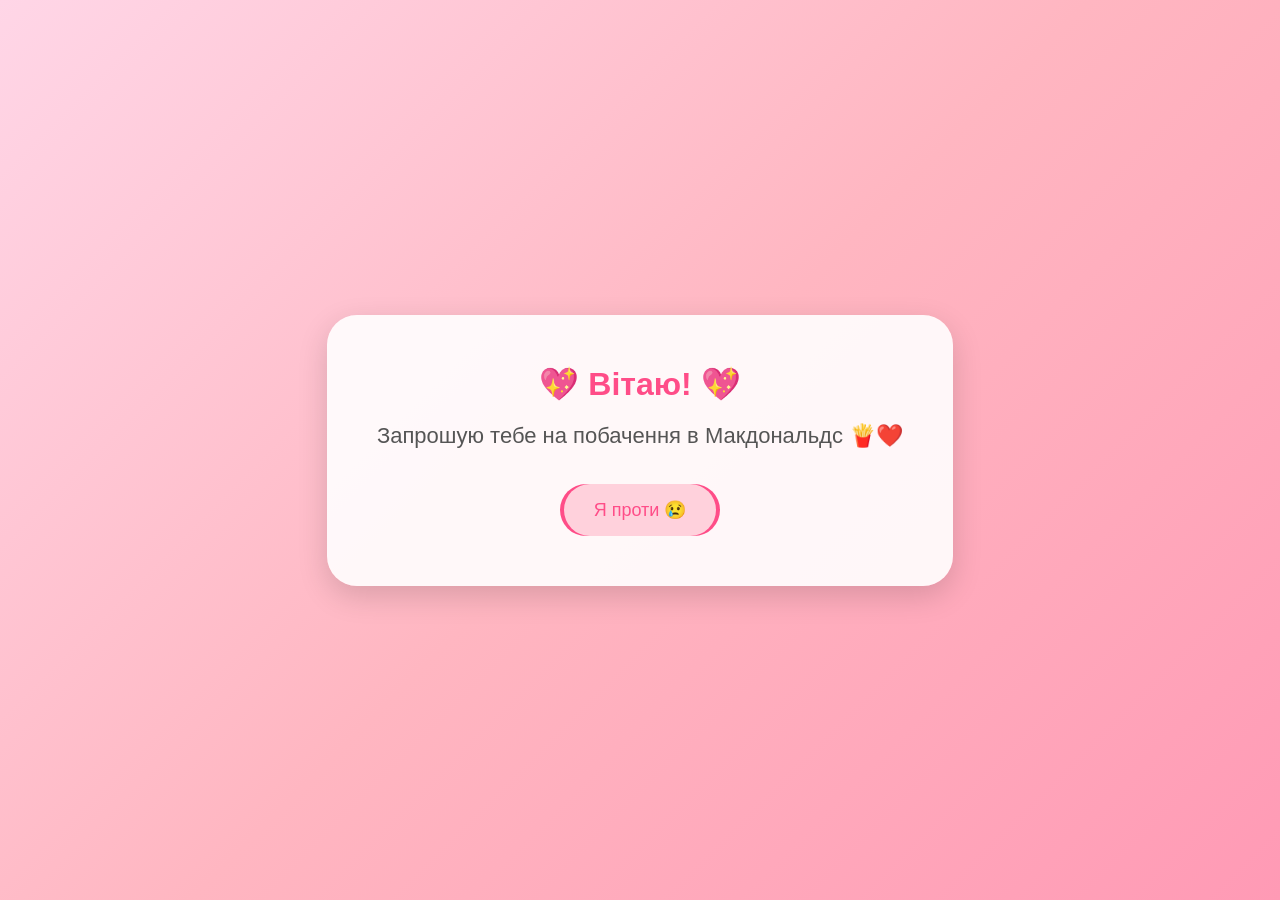
<file: index.html>
<!DOCTYPE html>
<html lang="uk">
<head>
    <meta charset="UTF-8">
    <meta name="viewport" content="width=device-width, initial-scale=1.0">
    <title>Запрошення ❤️</title>
    <link rel="stylesheet" href="style.css">
</head>
<body>

    <div class="container">
        <h1>💖 Вітаю! 💖</h1>

        <p>
            Запрошую тебе на побачення в Макдональдс 🍟❤️
        </p>

        <div class="buttons">
<a href="success.html" class="yes-btn">
    Я згодна 🥰
</a>

            <button class="no-btn" id="noBtn">
                Я проти 😢
            </button>
        </div>
    </div>

    <script src="script.js"></script>
</body>
</html>
</file>
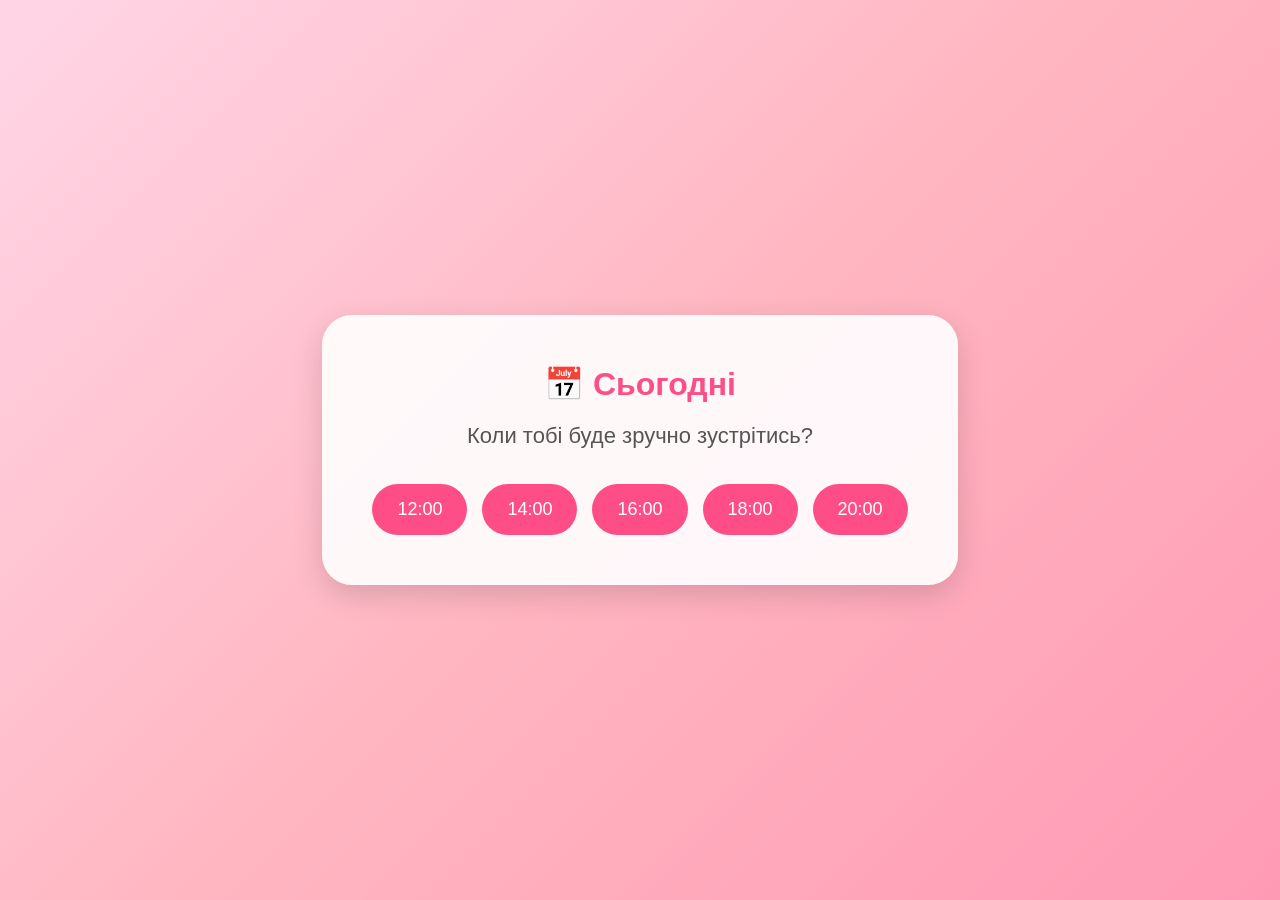
<file: date.html>
<!DOCTYPE html>
<html lang="uk">
<head>
    <meta charset="UTF-8">
    <meta name="viewport" content="width=device-width, initial-scale=1.0">
    <title>Обираємо час</title>
    <link rel="stylesheet" href="style.css">
</head>
<body>

<div class="container">

    <h1>📅 Сьогодні</h1>

    <p>
        Коли тобі буде зручно зустрітись?
    </p>

    <div class="time-buttons">

        <button class="time-btn">12:00</button>

        <button class="time-btn">14:00</button>

        <button class="time-btn">16:00</button>

        <button class="time-btn">18:00</button>

        <button class="time-btn">20:00</button>

    </div>

</div>

<script>

const buttons = document.querySelectorAll('.time-btn');

buttons.forEach(button => {

    button.addEventListener('click', () => {

localStorage.setItem("meetingTime", button.innerText);
window.location.href = "menu.html";

    });

});

</script>

</body>
</html>
</file>
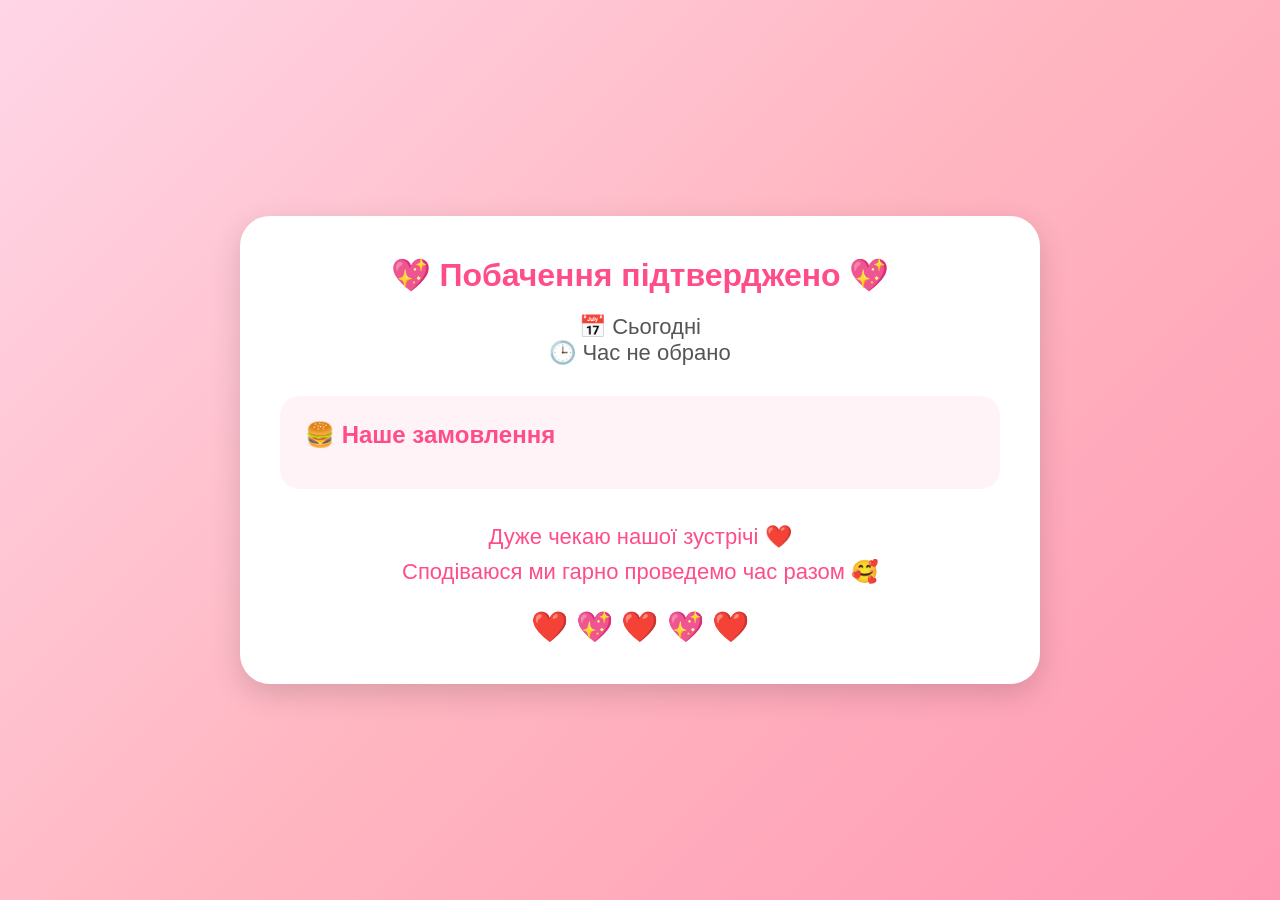
<file: finish.html>
<!DOCTYPE html>
<html lang="uk">
<head>
<meta charset="UTF-8">
<meta name="viewport" content="width=device-width, initial-scale=1.0">
<title>Побачення підтверджено ❤️</title>

<style>

*{
    margin:0;
    padding:0;
    box-sizing:border-box;
    font-family:Arial,sans-serif;
}

body{
    min-height:100vh;
    display:flex;
    justify-content:center;
    align-items:center;
    background:linear-gradient(135deg,#ffd6e7,#ffb6c1,#ff9ab5);
    padding:20px;
}

.container{
    max-width:800px;
    width:100%;
    background:white;
    border-radius:30px;
    padding:40px;
    box-shadow:0 10px 30px rgba(0,0,0,.15);
}

h1{
    text-align:center;
    color:#ff4d88;
    margin-bottom:20px;
}

.info{
    text-align:center;
    font-size:22px;
    margin-bottom:30px;
    color:#555;
}

.order{
    background:#fff3f7;
    border-radius:20px;
    padding:25px;
    margin-bottom:30px;
}

.order h2{
    color:#ff4d88;
    margin-bottom:15px;
}

.order ul{
    padding-left:25px;
}

.order li{
    margin-bottom:10px;
    font-size:18px;
}

.message{
    text-align:center;
    font-size:22px;
    color:#ff4d88;
    line-height:1.6;
}

.hearts{
    font-size:30px;
    text-align:center;
    margin-top:20px;
}

</style>
</head>

<body>

<div class="container">

    <h1>💖 Побачення підтверджено 💖</h1>

    <div class="info">
        📅 Сьогодні<br>
        🕒 <span id="time"></span>
    </div>

    <div class="order">
        <h2>🍔 Наше замовлення</h2>

        <ul id="foodList"></ul>
    </div>

    <div class="message">
        Дуже чекаю нашої зустрічі ❤️<br>
        Сподіваюся ми гарно проведемо час разом 🥰
    </div>

    <div class="hearts">
        ❤️ 💖 ❤️ 💖 ❤️
    </div>

</div>

<script>

const time = localStorage.getItem("meetingTime");

document.getElementById("time").textContent =
time || "Час не обрано";

const food =
localStorage.getItem("food");

const foodList =
document.getElementById("foodList");

if(food){

    food.split(", ").forEach(item => {

        const li =
        document.createElement("li");

        li.textContent = item;

        foodList.appendChild(li);

    });

}

</script>

</body>
</html>
</file>
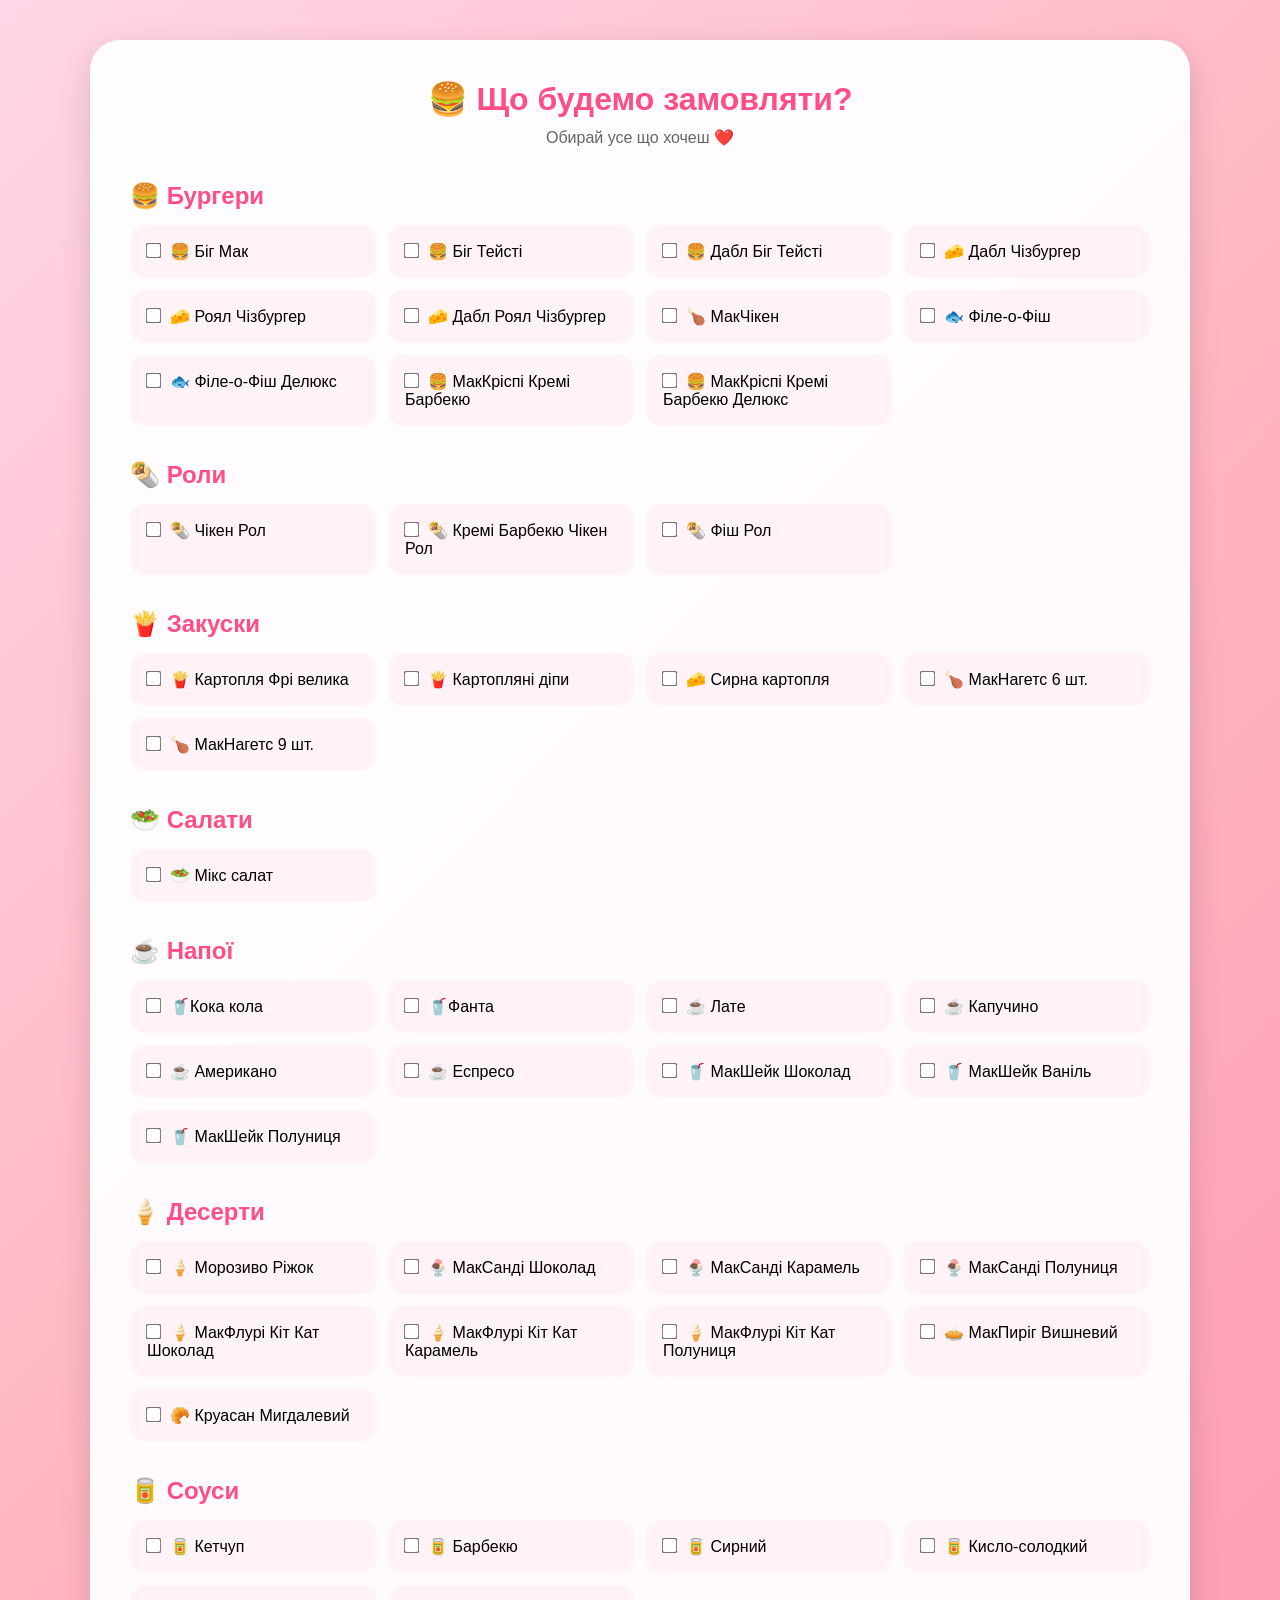
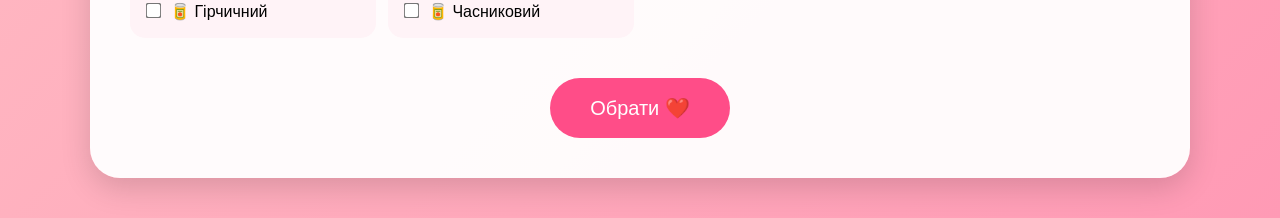
<file: menu.html>
<!DOCTYPE html>
<html lang="uk">
<head>
<meta charset="UTF-8">
<meta name="viewport" content="width=device-width, initial-scale=1.0">
<title>Меню McDonald's ❤️</title>

<style>

*{
    margin:0;
    padding:0;
    box-sizing:border-box;
    font-family:Arial,sans-serif;
}

body{
    background:linear-gradient(135deg,#ffd6e7,#ffb6c1,#ff9ab5);
    padding:40px 20px;
}

.container{
    max-width:1100px;
    margin:auto;
    background:rgba(255,255,255,.95);
    padding:40px;
    border-radius:30px;
    box-shadow:0 10px 30px rgba(0,0,0,.15);
}

h1{
    text-align:center;
    color:#ff4d88;
    margin-bottom:10px;
}

.subtitle{
    text-align:center;
    margin-bottom:30px;
    color:#666;
}

.category{
    margin-top:35px;
}

.category h2{
    color:#ff4d88;
    margin-bottom:15px;
}

.menu-grid{
    display:grid;
    grid-template-columns:repeat(auto-fill,minmax(220px,1fr));
    gap:12px;
}

.menu-item{
    background:#fff3f7;
    border-radius:15px;
    padding:15px;
    cursor:pointer;
    transition:.3s;
    border:2px solid transparent;
}

.menu-item:hover{
    transform:scale(1.03);
}

.menu-item input{
    margin-right:10px;
    transform:scale(1.2);
}

.menu-item:has(input:checked){
    border-color:#ff4d88;
    background:#ffe3ee;
}

.bottom{
    text-align:center;
    margin-top:40px;
}

.choose-btn{
    border:none;
    padding:18px 40px;
    border-radius:999px;
    background:#ff4d88;
    color:white;
    font-size:20px;
    cursor:pointer;
    transition:.3s;
}

.choose-btn:hover{
    transform:scale(1.05);
}

</style>
</head>

<body>

<div class="container">

<h1>🍔 Що будемо замовляти?</h1>

<p class="subtitle">
Обирай усе що хочеш ❤️
</p>

<div class="category">
<h2>🍔 Бургери</h2>

<div class="menu-grid">

<label class="menu-item"><input type="checkbox" value="Біг Мак">🍔 Біг Мак</label>

<label class="menu-item"><input type="checkbox" value="Біг Тейсті">🍔 Біг Тейсті</label>

<label class="menu-item"><input type="checkbox" value="Дабл Біг Тейсті">🍔 Дабл Біг Тейсті</label>

<label class="menu-item"><input type="checkbox" value="Дабл Чізбургер">🧀 Дабл Чізбургер</label>

<label class="menu-item"><input type="checkbox" value="Роял Чізбургер">🧀 Роял Чізбургер</label>

<label class="menu-item"><input type="checkbox" value="Дабл Роял Чізбургер">🧀 Дабл Роял Чізбургер</label>

<label class="menu-item"><input type="checkbox" value="МакЧікен">🍗 МакЧікен</label>

<label class="menu-item"><input type="checkbox" value="Філе-о-Фіш">🐟 Філе-о-Фіш</label>

<label class="menu-item"><input type="checkbox" value="Філе-о-Фіш Делюкс">🐟 Філе-о-Фіш Делюкс</label>

<label class="menu-item"><input type="checkbox" value="МакКріспі Кремі Барбекю">🍔 МакКріспі Кремі Барбекю</label>

<label class="menu-item"><input type="checkbox" value="МакКріспі Кремі Барбекю Делюкс">🍔 МакКріспі Кремі Барбекю Делюкс</label>

</div>
</div>

<div class="category">
<h2>🌯 Роли</h2>

<div class="menu-grid">

<label class="menu-item"><input type="checkbox" value="Чікен Рол">🌯 Чікен Рол</label>

<label class="menu-item"><input type="checkbox" value="Кремі Барбекю Чікен Рол">🌯 Кремі Барбекю Чікен Рол</label>

<label class="menu-item"><input type="checkbox" value="Фіш Рол">🌯 Фіш Рол</label>

</div>
</div>

<div class="category">
<h2>🍟 Закуски</h2>

<div class="menu-grid">

<label class="menu-item"><input type="checkbox" value="Картопля Фрі велика">🍟 Картопля Фрі велика</label>

<label class="menu-item"><input type="checkbox" value="Картопляні діпи">🍟 Картопляні діпи</label>

<label class="menu-item"><input type="checkbox" value="Картопля Фрі з сирним соусом і беконом">🧀 Сирна картопля</label>

<label class="menu-item"><input type="checkbox" value="Чікен МакНагетс 6">🍗 МакНагетс 6 шт.</label>

<label class="menu-item"><input type="checkbox" value="Чікен МакНагетс 9">🍗 МакНагетс 9 шт.</label>

</div>
</div>

<div class="category">
<h2>🥗 Салати</h2>

<div class="menu-grid">

<label class="menu-item"><input type="checkbox" value="Мікс салат">🥗 Мікс салат</label>

</div>
</div>

<div class="category">
<h2>☕ Напої</h2>

<div class="menu-grid">

<label class="menu-item"><input type="checkbox" value="Кока кола">🥤Кока кола</label>

<label class="menu-item"><input type="checkbox" value="Фанта">🥤Фанта</label>

<label class="menu-item"><input type="checkbox" value="Лате">☕ Лате</label>

<label class="menu-item"><input type="checkbox" value="Капучино">☕ Капучино</label>

<label class="menu-item"><input type="checkbox" value="Американо">☕ Американо</label>

<label class="menu-item"><input type="checkbox" value="Еспресо">☕ Еспресо</label>

<label class="menu-item"><input type="checkbox" value="МакШейк Шоколад">🥤 МакШейк Шоколад</label>

<label class="menu-item"><input type="checkbox" value="МакШейк Ваніль">🥤 МакШейк Ваніль</label>

<label class="menu-item"><input type="checkbox" value="МакШейк Полуниця">🥤 МакШейк Полуниця</label>

</div>
</div>

<div class="category">
<h2>🍦 Десерти</h2>

<div class="menu-grid">

<label class="menu-item"><input type="checkbox" value="Морозиво Ріжок">🍦 Морозиво Ріжок</label>

<label class="menu-item"><input type="checkbox" value="МакСанді Шоколад">🍨 МакСанді Шоколад</label>

<label class="menu-item"><input type="checkbox" value="МакСанді Карамель">🍨 МакСанді Карамель</label>

<label class="menu-item"><input type="checkbox" value="МакСанді Полуниця">🍨 МакСанді Полуниця</label>

<label class="menu-item"><input type="checkbox" value="МакФлурі Кіт Кат Шоколад">🍦 МакФлурі Кіт Кат Шоколад</label>

<label class="menu-item"><input type="checkbox" value="МакФлурі Кіт Кат Карамель">🍦 МакФлурі Кіт Кат Карамель</label>

<label class="menu-item"><input type="checkbox" value="МакФлурі Кіт Кат Полуниця">🍦 МакФлурі Кіт Кат Полуниця</label>

<label class="menu-item"><input type="checkbox" value="МакПиріг Вишневий">🥧 МакПиріг Вишневий</label>

<label class="menu-item"><input type="checkbox" value="Круасан Мигдалевий">🥐 Круасан Мигдалевий</label>

</div>
</div>

<div class="category">
<h2>🥫 Соуси</h2>

<div class="menu-grid">

<label class="menu-item"><input type="checkbox" value="Кетчуп">🥫 Кетчуп</label>

<label class="menu-item"><input type="checkbox" value="Барбекю">🥫 Барбекю</label>

<label class="menu-item"><input type="checkbox" value="Сирний">🥫 Сирний</label>

<label class="menu-item"><input type="checkbox" value="Кисло-солодкий">🥫 Кисло-солодкий</label>

<label class="menu-item"><input type="checkbox" value="Гірчичний">🥫 Гірчичний</label>

<label class="menu-item"><input type="checkbox" value="Часниковий">🥫 Часниковий</label>

</div>
</div>

<div class="bottom">
<button class="choose-btn" id="chooseBtn">
Обрати ❤️
</button>
</div>

</div>

<script>

document.getElementById("chooseBtn").addEventListener("click", () => {

    const checked =
    document.querySelectorAll(
        'input[type="checkbox"]:checked'
    );

    let foods = [];

    checked.forEach(item => {
        foods.push(item.value);
    });

    if(foods.length === 0){
        alert("Обери хоча б щось ❤️");
        return;
    }

    localStorage.setItem(
        "food",
        foods.join(", ")
    );

    window.location.href = "finish.html";

});

</script>

</body>
</html>
</file>
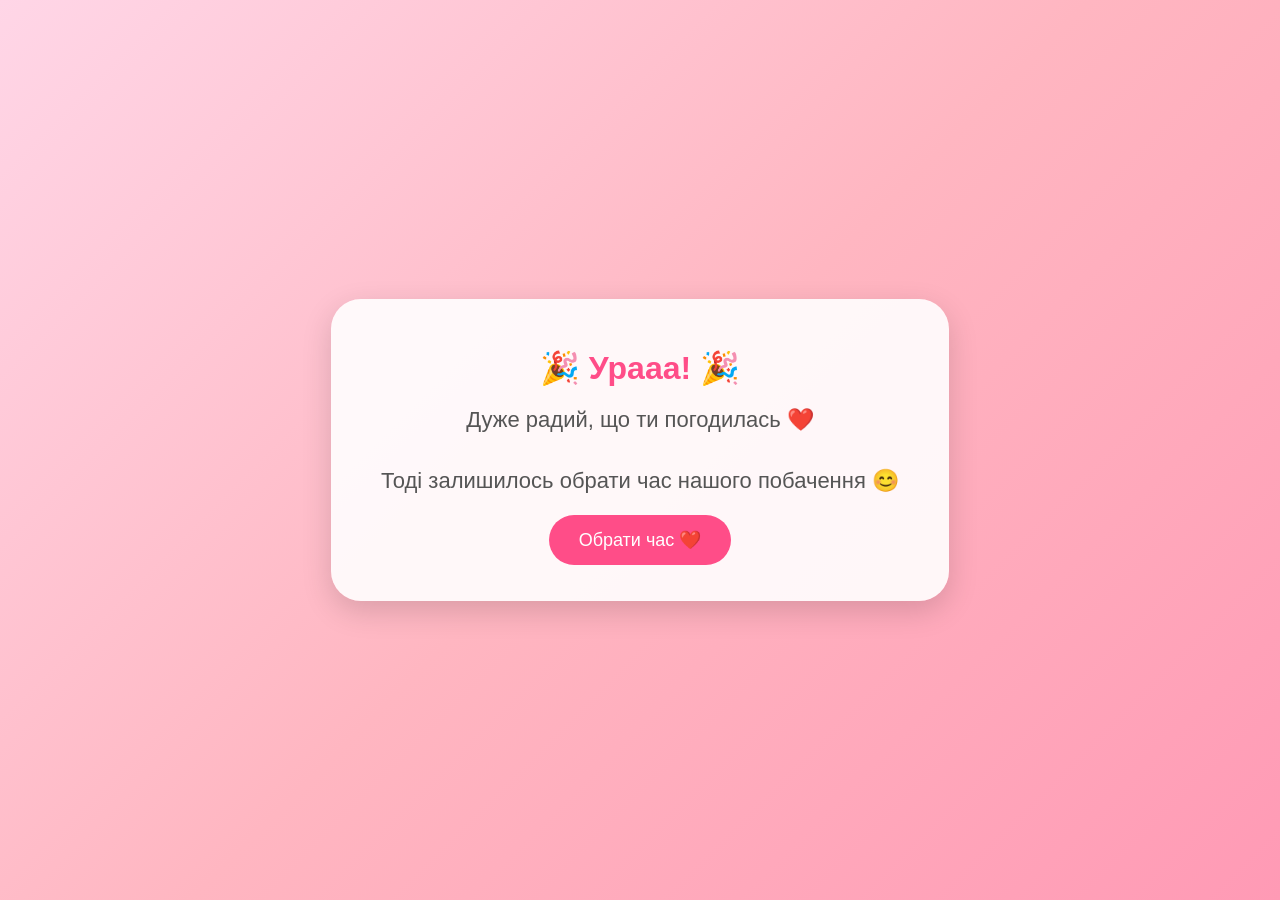
<file: success.html>
<!DOCTYPE html>
<html lang="uk">
<head>
    <meta charset="UTF-8">
    <meta name="viewport" content="width=device-width, initial-scale=1.0">
    <title>Урааа!</title>
    <link rel="stylesheet" href="style.css">
</head>
<body>

<div class="container">

    <h1>🎉 Урааа! 🎉</h1>

    <p>
        Дуже радий, що ти погодилась ❤️
    </p>

    <p>
        Тоді залишилось обрати час нашого побачення 😊
    </p>

    <a href="date.html" class="yes-btn">
        Обрати час ❤️
    </a>

</div>

</body>
</html>
</file>
<file: style.css>
*{
    margin:0;
    padding:0;
    box-sizing:border-box;
    font-family:Arial, sans-serif;
}

body{
    height:100vh;
    display:flex;
    justify-content:center;
    align-items:center;
    background:linear-gradient(
        135deg,
        #ffd6e7,
        #ffb6c1,
        #ff9ab5
    );
    overflow:hidden;
}

.container{
    text-align:center;
    background:rgba(255,255,255,0.9);
    padding:50px;
    border-radius:30px;
    box-shadow:0 10px 30px rgba(0,0,0,0.15);
}

h1{
    color:#ff4d88;
    margin-bottom:20px;
}

p{
    font-size:22px;
    color:#555;
    margin-bottom:35px;
}

.buttons{
    display:flex;
    justify-content:center;
    gap:20px;
}

.yes-btn,
.no-btn{
    padding:15px 30px;
    border:none;
    border-radius:999px;
    font-size:18px;
    cursor:pointer;
    transition:0.3s;
}

.yes-btn{
    background:#ff4d88;
    color:white;
    text-decoration:none;
}

.yes-btn:hover{
    transform:scale(1.1);
}

.no-btn{
    background:#ffd1dc;
    color:#ff4d88;
    position:absolute;
}

.time-buttons{
    display:flex;
    flex-wrap:wrap;
    justify-content:center;
    gap:15px;
    margin-top:20px;
}

.time-btn{
    padding:15px 25px;
    border:none;
    border-radius:999px;
    background:#ff4d88;
    color:white;
    font-size:18px;
    cursor:pointer;
    transition:.3s;
}

.time-btn:hover{
    transform:scale(1.08);
}

.food-btn{
    padding:15px 25px;
    border:none;
    border-radius:999px;
    background:#ff7aa8;
    color:white;
    font-size:18px;
    cursor:pointer;
    transition:.3s;
}

.food-btn:hover{
    transform:scale(1.08);
}
</file>
